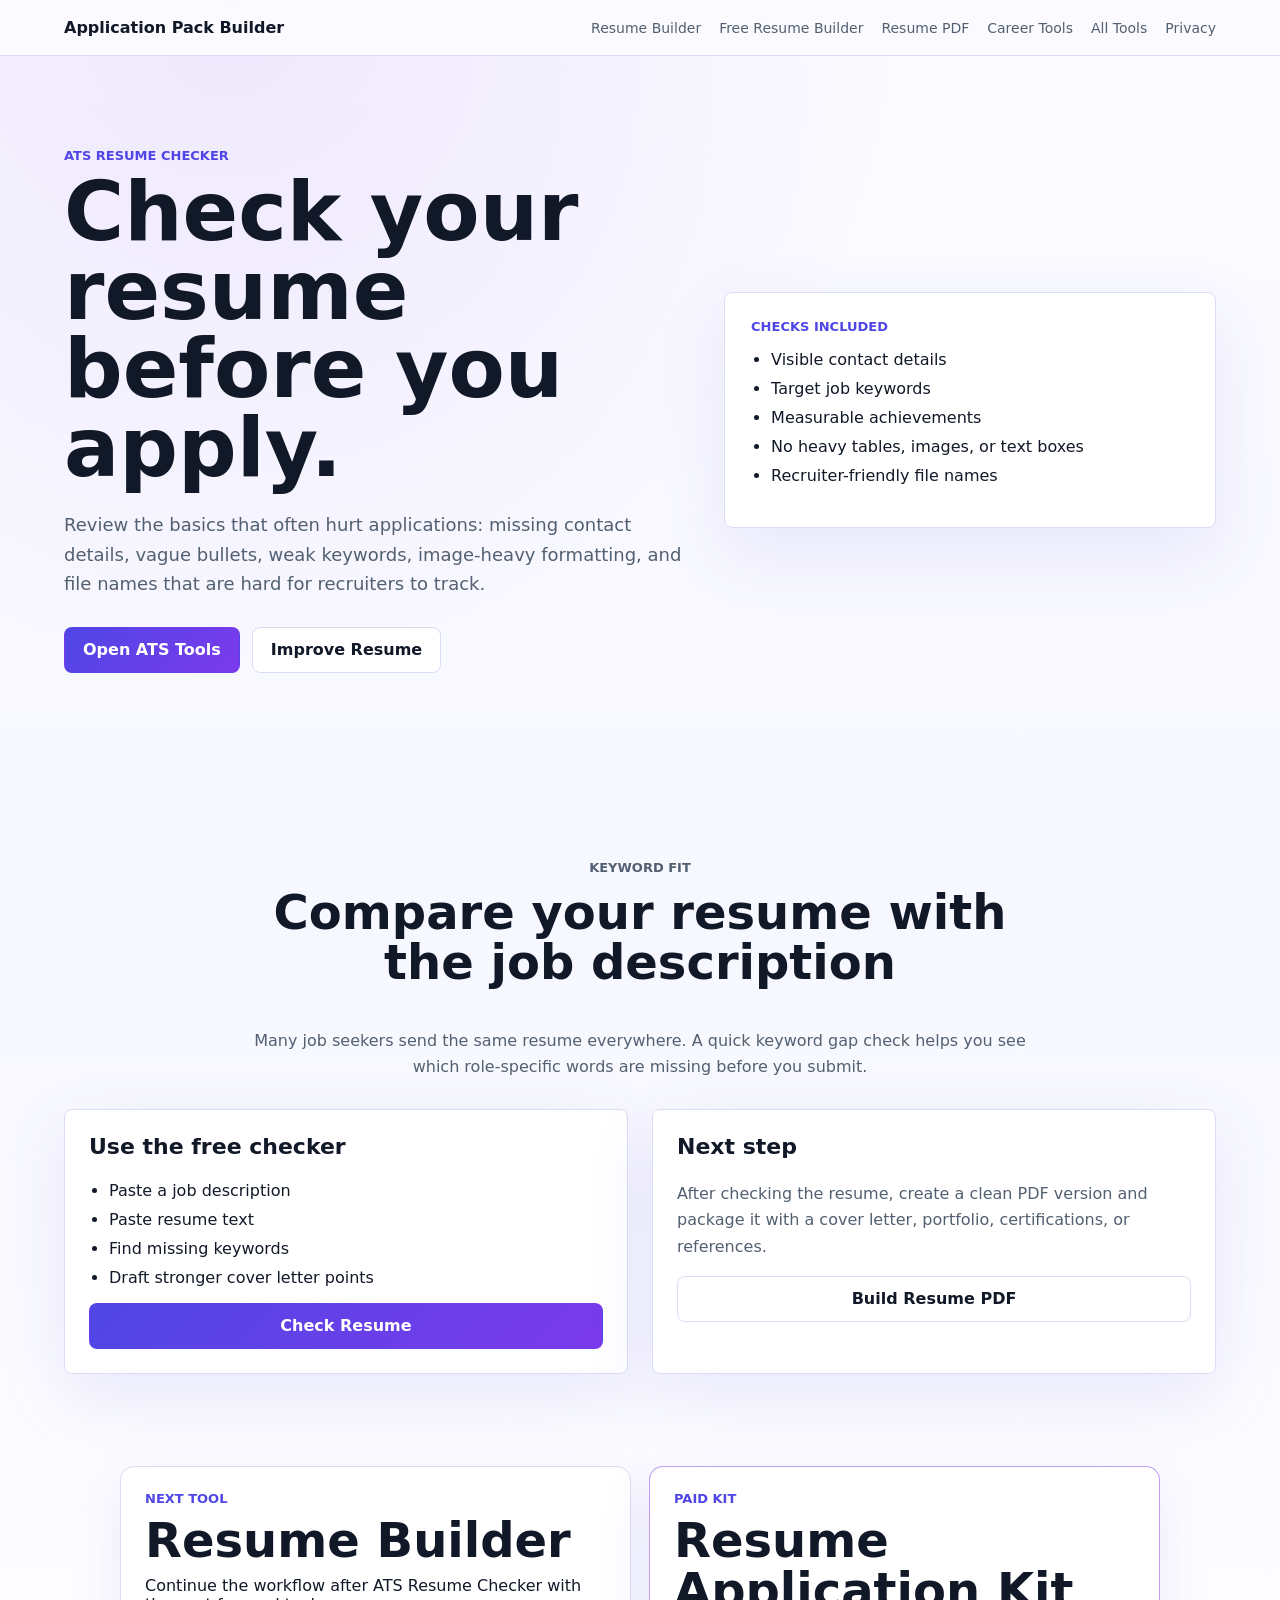
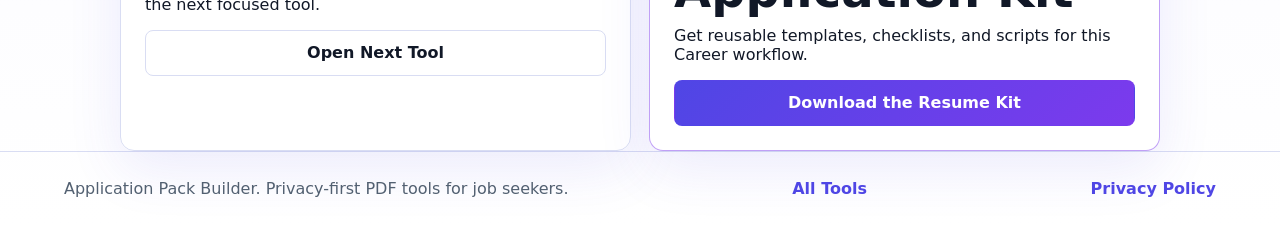
<file: ats-resume-checker.html>
<!doctype html>
<html lang="en">
  <head>
    <meta charset="UTF-8" />
    <meta name="viewport" content="width=device-width, initial-scale=1.0" />
    <title>Free ATS Resume Checker and Keyword Gap Tool</title>
    <meta
      name="description"
      content="Use a free ATS resume checker to review common resume issues, compare resume keywords with a job description, and improve your application before sending."
    />
    <link rel="canonical" href="https://aivisibilitytools.github.io/job-application-pack-builder/ats-resume-checker.html" />
    <meta property="og:title" content="Free ATS Resume Checker and Keyword Gap Tool" />
    <meta
      property="og:description"
      content="Check resume basics, compare your resume against a job description, and find keyword gaps before you apply."
    />
    <meta property="og:type" content="website" />
    <meta property="og:url" content="https://aivisibilitytools.github.io/job-application-pack-builder/ats-resume-checker.html" />
    <meta name="twitter:card" content="summary" />
    <link rel="stylesheet" href="style.css?v=20260701-1" />
    <script type="application/ld+json">
      {
        "@context": "https://schema.org",
        "@type": "SoftwareApplication",
        "name": "ATS Resume Checker",
        "applicationCategory": "BusinessApplication",
        "operatingSystem": "Web",
        "url": "https://aivisibilitytools.github.io/job-application-pack-builder/ats-resume-checker.html",
        "description": "A free browser-based ATS resume checker and keyword gap tool for job seekers.",
        "offers": {
          "@type": "Offer",
          "price": "0",
          "priceCurrency": "USD"
        }
      }
    </script>
  </head>
  <body>
    <header class="topbar">
      <a class="brand" href="index.html">Application Pack Builder</a>
      <nav>
        <a href="resume-builder.html">Resume Builder</a>
        <a href="free-resume-builder.html">Free Resume Builder</a>
        <a href="resume-pdf-builder.html">Resume PDF</a>
        <a href="index.html#career-tools">Career Tools</a>
        <a href="https://aivisibilitytools.github.io/micro-tool-network/">All Tools</a>
        <a href="privacy.html">Privacy</a>
      </nav>
    </header>

    <main>
      <section class="hero">
        <div class="hero-copy">
          <p class="eyebrow">ATS resume checker</p>
          <h1>Check your resume before you apply.</h1>
          <p class="subhead">
            Review the basics that often hurt applications: missing contact
            details, vague bullets, weak keywords, image-heavy formatting, and
            file names that are hard for recruiters to track.
          </p>
          <div class="hero-actions">
            <a class="button primary" href="index.html#career-tools">Open ATS Tools</a>
            <a class="button secondary" href="resume-builder.html">Improve Resume</a>
          </div>
        </div>
        <div class="hero-panel">
          <p class="eyebrow">Checks included</p>
          <ul>
            <li>Visible contact details</li>
            <li>Target job keywords</li>
            <li>Measurable achievements</li>
            <li>No heavy tables, images, or text boxes</li>
            <li>Recruiter-friendly file names</li>
          </ul>
        </div>
      </section>

      <section class="tool-section">
        <div class="section-heading">
          <p class="eyebrow">Keyword fit</p>
          <h2>Compare your resume with the job description</h2>
          <p>
            Many job seekers send the same resume everywhere. A quick keyword
            gap check helps you see which role-specific words are missing
            before you submit.
          </p>
        </div>

        <div class="price-grid">
          <div class="card">
            <h3>Use the free checker</h3>
            <ul>
              <li>Paste a job description</li>
              <li>Paste resume text</li>
              <li>Find missing keywords</li>
              <li>Draft stronger cover letter points</li>
            </ul>
            <a class="button primary full" href="index.html#career-tools">Check Resume</a>
          </div>
          <div class="card">
            <h3>Next step</h3>
            <p>
              After checking the resume, create a clean PDF version and package
              it with a cover letter, portfolio, certifications, or references.
            </p>
            <a class="button secondary full" href="resume-pdf-builder.html">Build Resume PDF</a>
          </div>
        </div>
      </section>
    
<section class="section next-tool-section" aria-label="Recommended next step">
  <div class="next-tool-grid">
    <article class="next-tool-card">
      <p class="eyebrow">NEXT TOOL</p>
      <h2>Resume Builder</h2>
      <p>Continue the workflow after ATS Resume Checker with the next focused tool.</p>
      <a class="button secondary full" href="resume-builder.html">Open Next Tool</a>
    </article>
    <article class="next-tool-card featured">
      <p class="eyebrow">PAID KIT</p>
      <h2>Resume Application Kit</h2>
      <p>Get reusable templates, checklists, and scripts for this Career workflow.</p>
      <a class="button primary full" href="https://zzdynamo3.gumroad.com/l/resume-application-kit" target="_blank" rel="noopener">Download the Resume Kit</a>
    </article>
  </div>
</section>
</main>

    <footer>
      <p>Application Pack Builder. Privacy-first PDF tools for job seekers.</p>
      <a href="https://aivisibilitytools.github.io/micro-tool-network/">All Tools</a>
      <a href="privacy.html">Privacy Policy</a>
    </footer>
  </body>
</html>
</file>
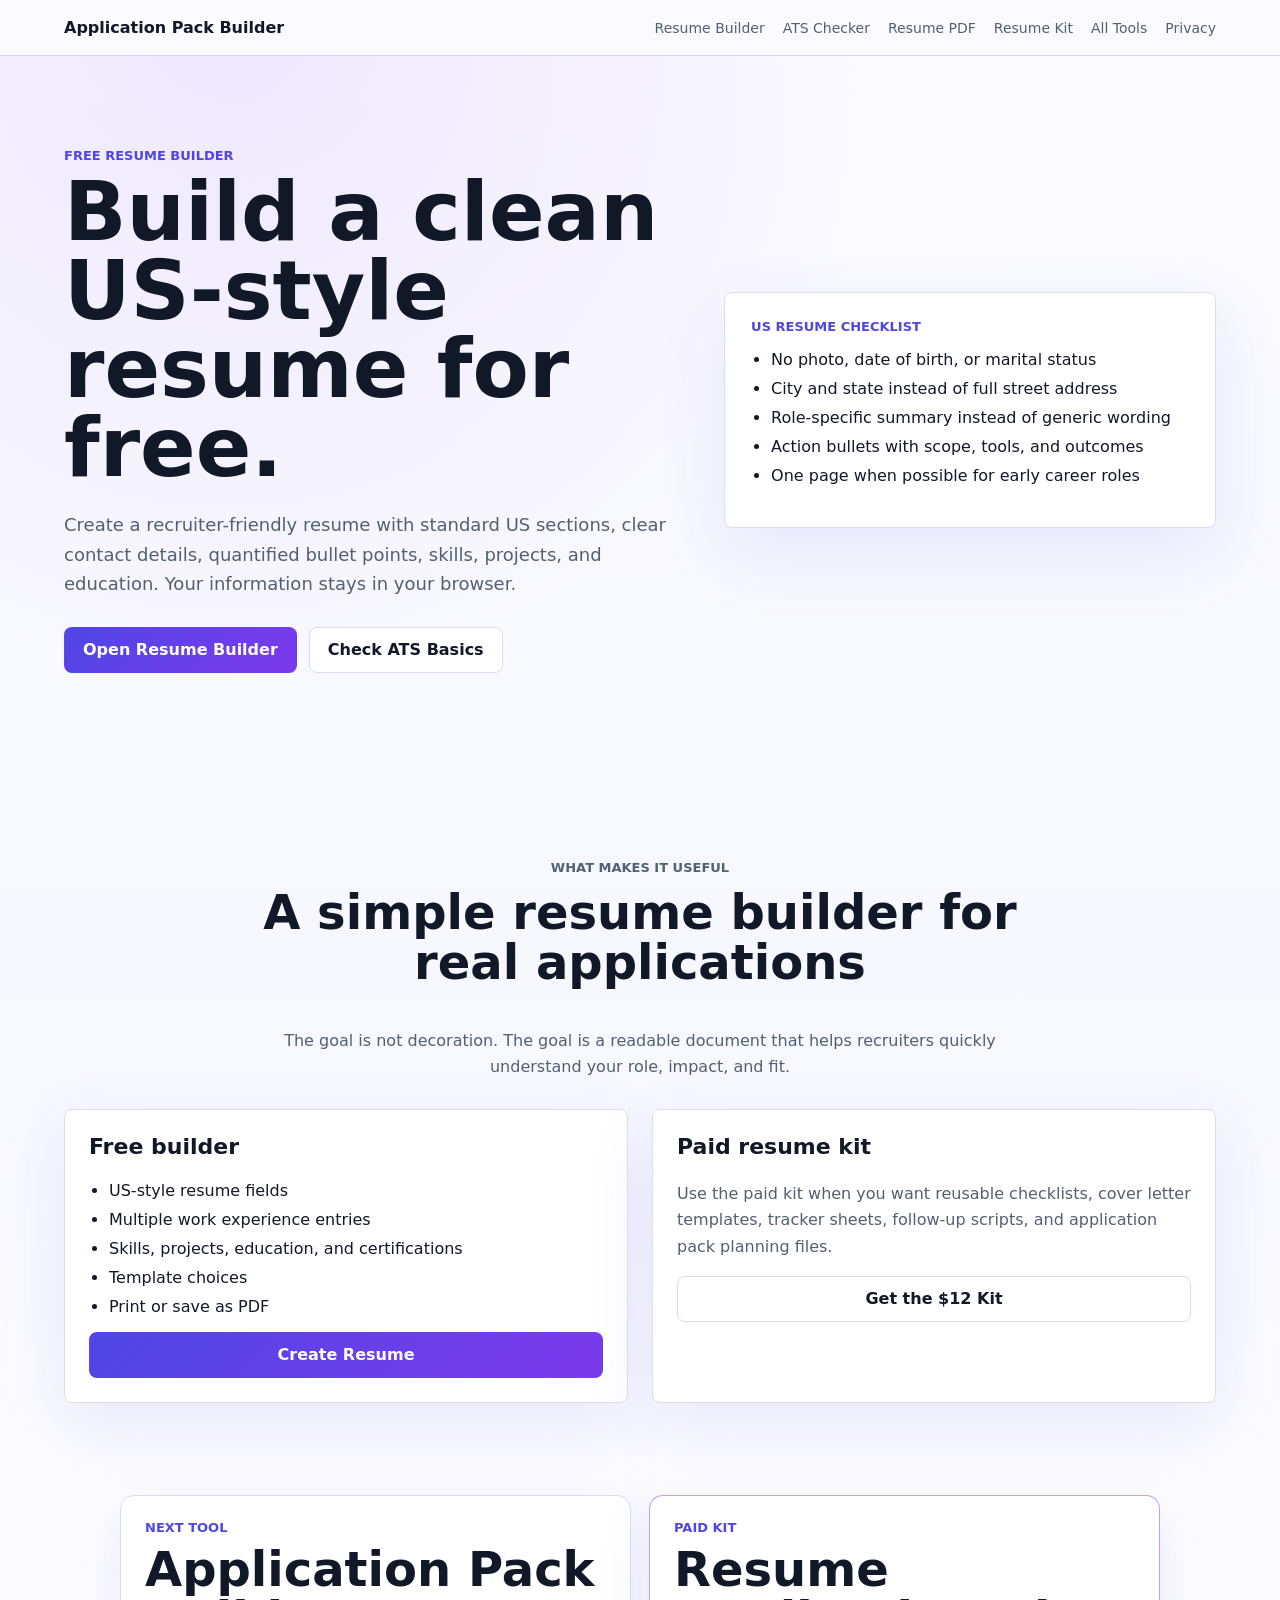
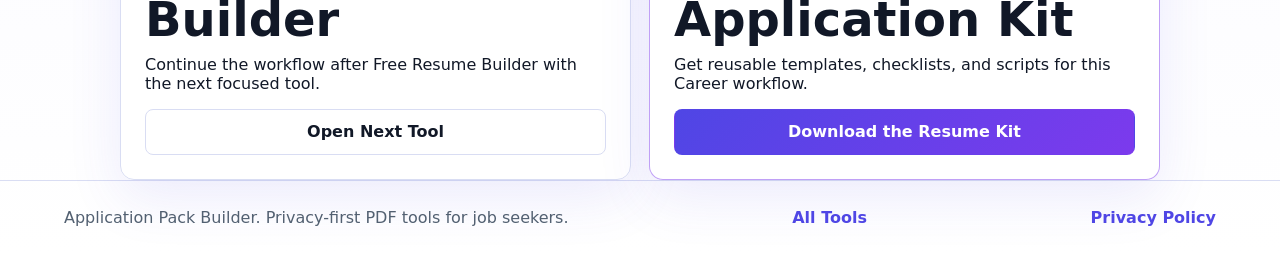
<file: free-resume-builder.html>
<!doctype html>
<html lang="en">
  <head>
    <meta charset="UTF-8" />
    <meta name="viewport" content="width=device-width, initial-scale=1.0" />
    <title>Free Resume Builder for US Job Applications</title>
    <meta
      name="description"
      content="Use a free resume builder to create a clean US-style resume with ATS-friendly sections, measurable bullet points, skills, projects, education, and PDF export."
    />
    <link rel="canonical" href="https://aivisibilitytools.github.io/job-application-pack-builder/free-resume-builder.html" />
    <meta property="og:title" content="Free Resume Builder for US Job Applications" />
    <meta
      property="og:description"
      content="Build a clean US-style resume in your browser, choose a template, and save it as a PDF without uploading private information."
    />
    <meta property="og:type" content="website" />
    <meta property="og:url" content="https://aivisibilitytools.github.io/job-application-pack-builder/free-resume-builder.html" />
    <meta name="twitter:card" content="summary" />
    <link rel="stylesheet" href="style.css?v=20260701-1" />
    <script type="application/ld+json">
      {
        "@context": "https://schema.org",
        "@type": "SoftwareApplication",
        "name": "Free Resume Builder",
        "applicationCategory": "BusinessApplication",
        "operatingSystem": "Web",
        "url": "https://aivisibilitytools.github.io/job-application-pack-builder/free-resume-builder.html",
        "description": "A free browser-based resume builder for creating US-style resumes with ATS-friendly sections and printable PDF templates.",
        "offers": {
          "@type": "Offer",
          "price": "0",
          "priceCurrency": "USD"
        }
      }
    </script>
  </head>
  <body>
    <header class="topbar">
      <a class="brand" href="index.html">Application Pack Builder</a>
      <nav>
        <a href="resume-builder.html">Resume Builder</a>
        <a href="ats-resume-checker.html">ATS Checker</a>
        <a href="resume-pdf-builder.html">Resume PDF</a>
        <a href="index.html#kit">Resume Kit</a>
        <a href="https://aivisibilitytools.github.io/micro-tool-network/">All Tools</a>
        <a href="privacy.html">Privacy</a>
      </nav>
    </header>

    <main>
      <section class="hero">
        <div class="hero-copy">
          <p class="eyebrow">Free resume builder</p>
          <h1>Build a clean US-style resume for free.</h1>
          <p class="subhead">
            Create a recruiter-friendly resume with standard US sections, clear
            contact details, quantified bullet points, skills, projects, and
            education. Your information stays in your browser.
          </p>
          <div class="hero-actions">
            <a class="button primary" href="resume-builder.html">Open Resume Builder</a>
            <a class="button secondary" href="ats-resume-checker.html">Check ATS Basics</a>
          </div>
        </div>
        <div class="hero-panel">
          <p class="eyebrow">US resume checklist</p>
          <ul>
            <li>No photo, date of birth, or marital status</li>
            <li>City and state instead of full street address</li>
            <li>Role-specific summary instead of generic wording</li>
            <li>Action bullets with scope, tools, and outcomes</li>
            <li>One page when possible for early career roles</li>
          </ul>
        </div>
      </section>

      <section class="tool-section">
        <div class="section-heading">
          <p class="eyebrow">What makes it useful</p>
          <h2>A simple resume builder for real applications</h2>
          <p>
            The goal is not decoration. The goal is a readable document that
            helps recruiters quickly understand your role, impact, and fit.
          </p>
        </div>

        <div class="price-grid">
          <div class="card">
            <h3>Free builder</h3>
            <ul>
              <li>US-style resume fields</li>
              <li>Multiple work experience entries</li>
              <li>Skills, projects, education, and certifications</li>
              <li>Template choices</li>
              <li>Print or save as PDF</li>
            </ul>
            <a class="button primary full" href="resume-builder.html">Create Resume</a>
          </div>

          <div class="card">
            <h3>Paid resume kit</h3>
            <p>
              Use the paid kit when you want reusable checklists, cover letter
              templates, tracker sheets, follow-up scripts, and application
              pack planning files.
            </p>
            <a
              class="button secondary full"
              href="https://zzdynamo3.gumroad.com/l/resume-application-kit"
              target="_blank"
              rel="noopener noreferrer"
            >
              Get the $12 Kit
            </a>
          </div>
        </div>
      </section>
    
<section class="section next-tool-section" aria-label="Recommended next step">
  <div class="next-tool-grid">
    <article class="next-tool-card">
      <p class="eyebrow">NEXT TOOL</p>
      <h2>Application Pack Builder</h2>
      <p>Continue the workflow after Free Resume Builder with the next focused tool.</p>
      <a class="button secondary full" href="index.html#builder">Open Next Tool</a>
    </article>
    <article class="next-tool-card featured">
      <p class="eyebrow">PAID KIT</p>
      <h2>Resume Application Kit</h2>
      <p>Get reusable templates, checklists, and scripts for this Career workflow.</p>
      <a class="button primary full" href="https://zzdynamo3.gumroad.com/l/resume-application-kit" target="_blank" rel="noopener">Download the Resume Kit</a>
    </article>
  </div>
</section>
</main>

    <footer>
      <p>Application Pack Builder. Privacy-first PDF tools for job seekers.</p>
      <a href="https://aivisibilitytools.github.io/micro-tool-network/">All Tools</a>
      <a href="privacy.html">Privacy Policy</a>
    </footer>
  </body>
</html>
</file>
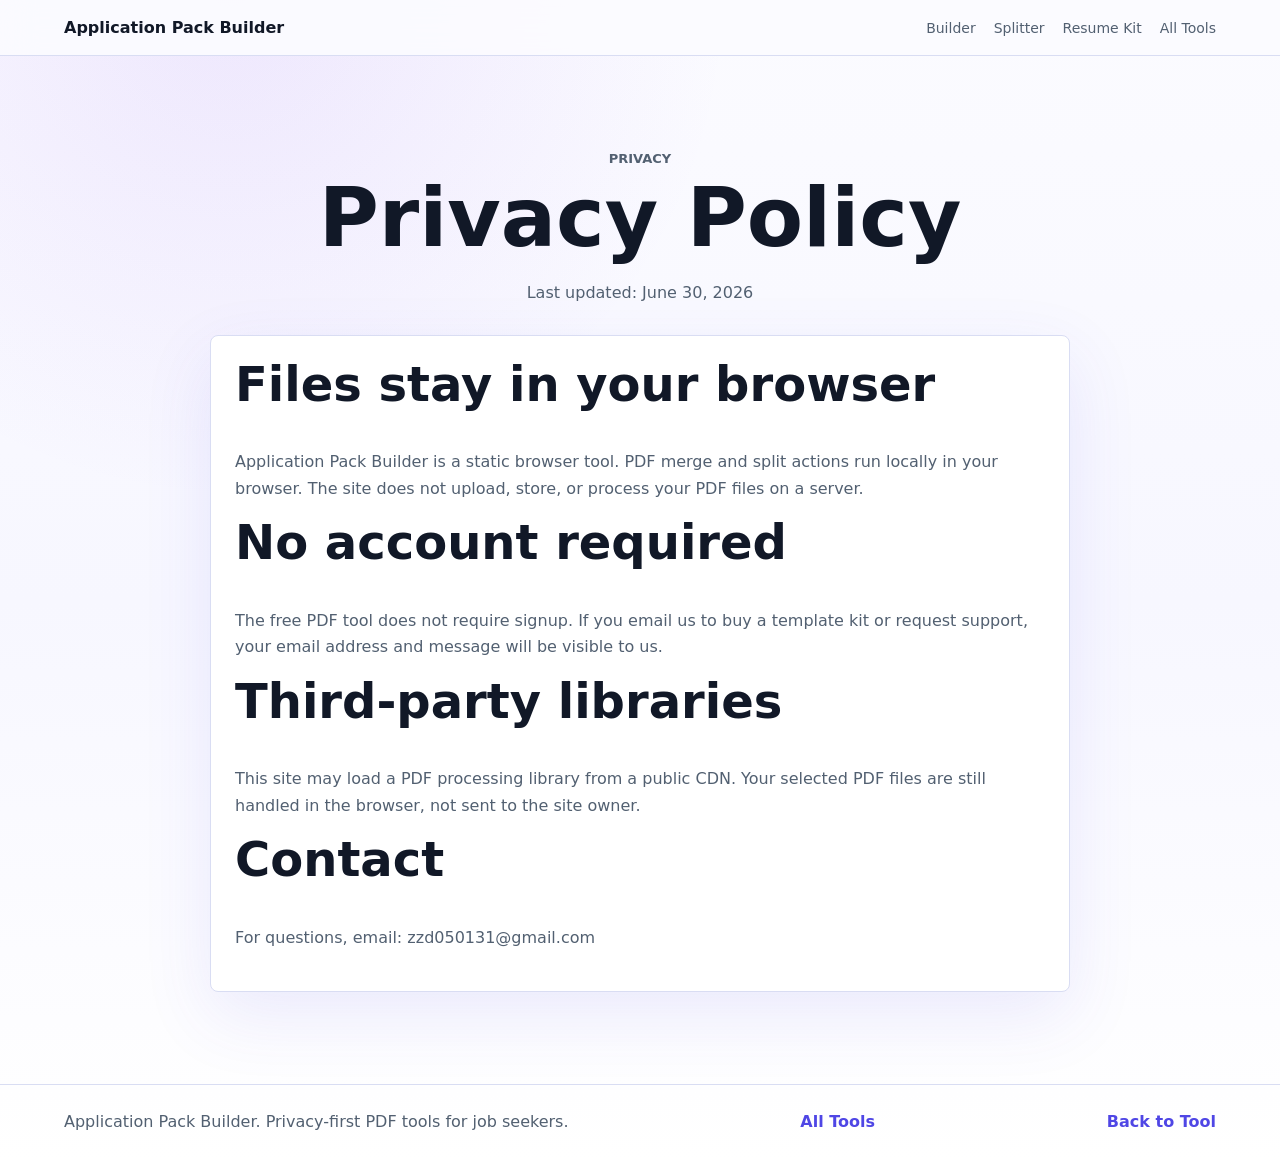
<file: privacy.html>
<!doctype html>
<html lang="en">
  <head>
    <meta charset="UTF-8" />
    <meta name="viewport" content="width=device-width, initial-scale=1.0" />
    <title>Privacy Policy - Application Pack Builder</title>
    <meta
      name="description"
      content="Privacy policy for Application Pack Builder, a browser-based PDF tool for job seekers."
    />
    <link rel="canonical" href="https://aivisibilitytools.github.io/job-application-pack-builder/privacy.html" />
    <meta property="og:title" content="Privacy Policy - Application Pack Builder" />
    <meta
      property="og:description"
      content="Privacy policy for Application Pack Builder. Resume and PDF files are processed locally in your browser."
    />
    <meta property="og:type" content="website" />
    <meta property="og:url" content="https://aivisibilitytools.github.io/job-application-pack-builder/privacy.html" />
    <meta name="twitter:card" content="summary" />
    <link rel="stylesheet" href="style.css" />
  </head>
  <body>
    <header class="topbar">
      <a class="brand" href="index.html">Application Pack Builder</a>
      <nav>
        <a href="index.html#builder">Builder</a>
        <a href="index.html#splitter">Splitter</a>
        <a href="index.html#kit">Resume Kit</a>
        <a href="https://aivisibilitytools.github.io/micro-tool-network/">All Tools</a>
      </nav>
    </header>

    <main>
      <section class="tool-section">
        <div class="section-heading">
          <p class="eyebrow">Privacy</p>
          <h1>Privacy Policy</h1>
          <p>Last updated: June 30, 2026</p>
        </div>

        <div class="card" style="max-width: 860px; margin: 0 auto;">
          <h2>Files stay in your browser</h2>
          <p>
            Application Pack Builder is a static browser tool. PDF merge and
            split actions run locally in your browser. The site does not upload,
            store, or process your PDF files on a server.
          </p>

          <h2>No account required</h2>
          <p>
            The free PDF tool does not require signup. If you email us to buy a
            template kit or request support, your email address and message will
            be visible to us.
          </p>

          <h2>Third-party libraries</h2>
          <p>
            This site may load a PDF processing library from a public CDN. Your
            selected PDF files are still handled in the browser, not sent to the
            site owner.
          </p>

          <h2>Contact</h2>
          <p>
            For questions, email:
            <a href="mailto:zzd050131@gmail.com">zzd050131@gmail.com</a>
          </p>
        </div>
      </section>
    </main>

    <footer>
      <p>Application Pack Builder. Privacy-first PDF tools for job seekers.</p>
      <a href="https://aivisibilitytools.github.io/micro-tool-network/">All Tools</a>
      <a href="index.html">Back to Tool</a>
    </footer>
  </body>
</html>
</file>
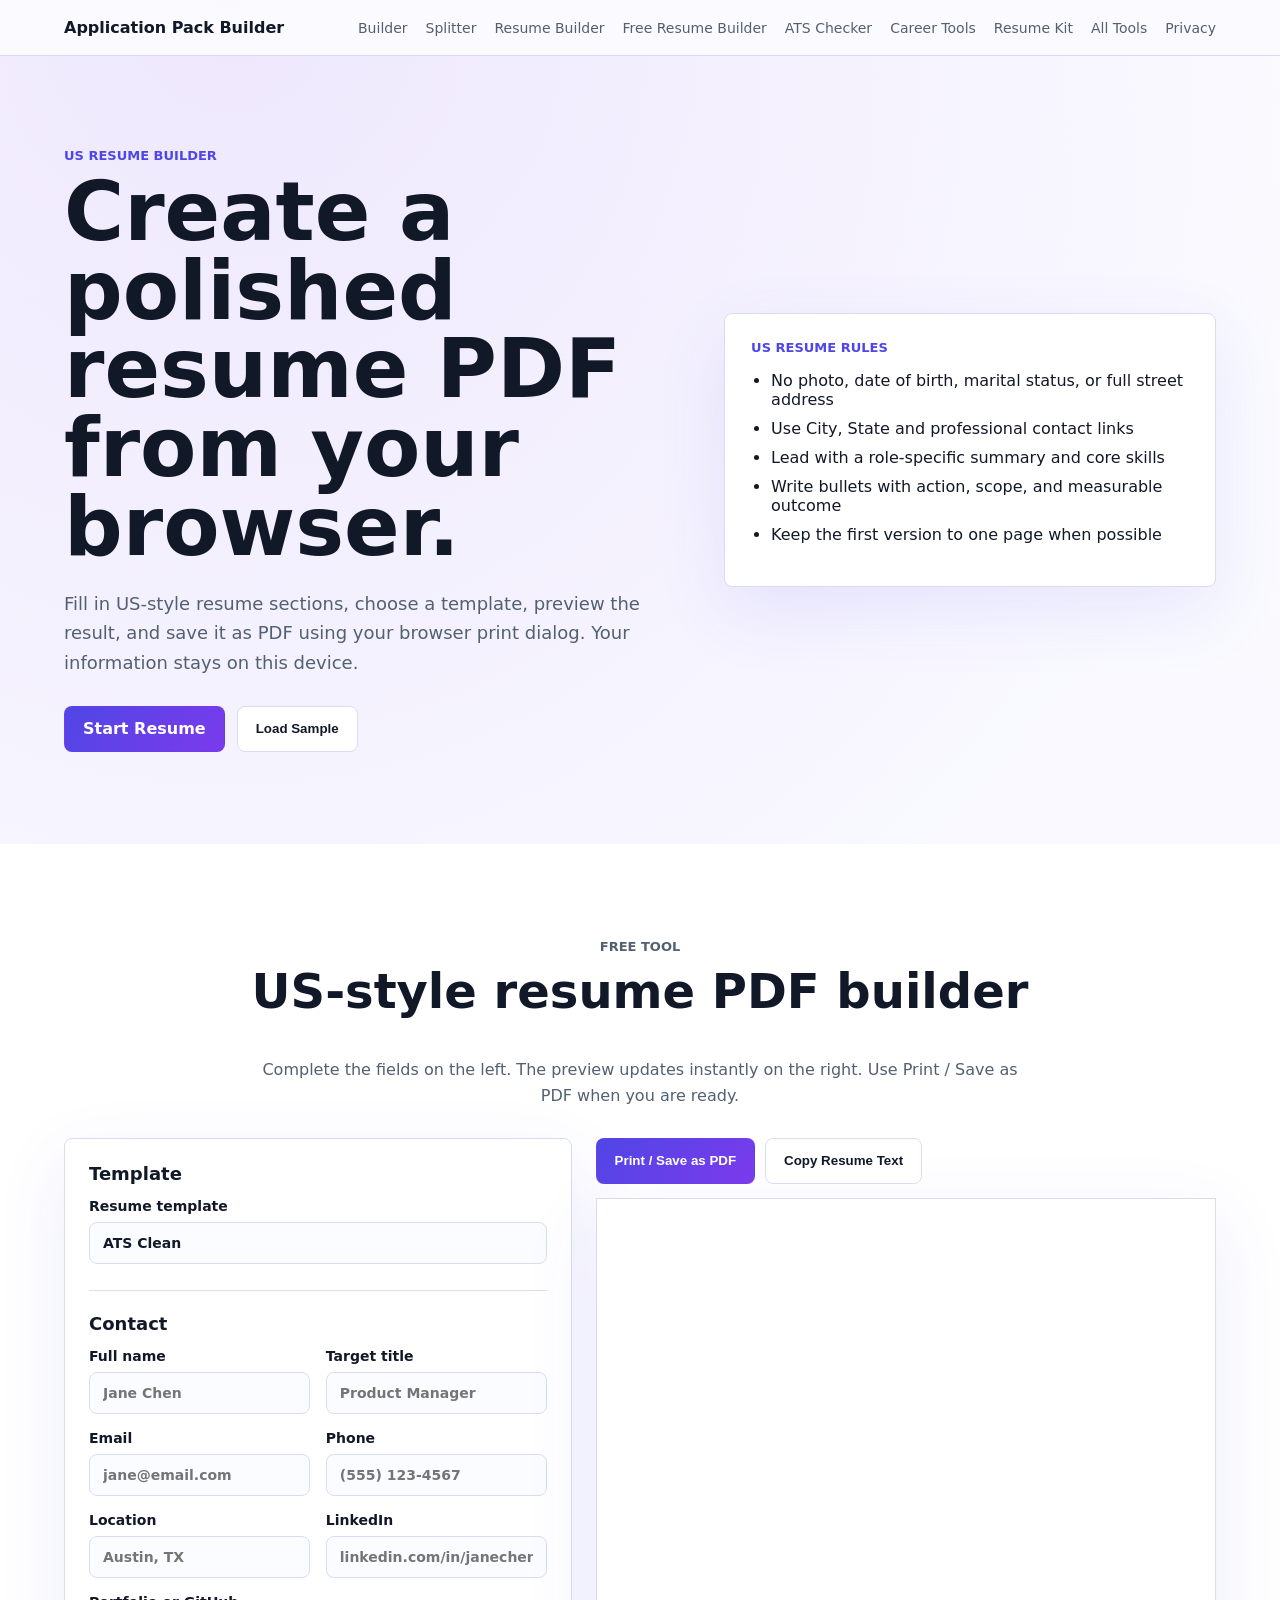
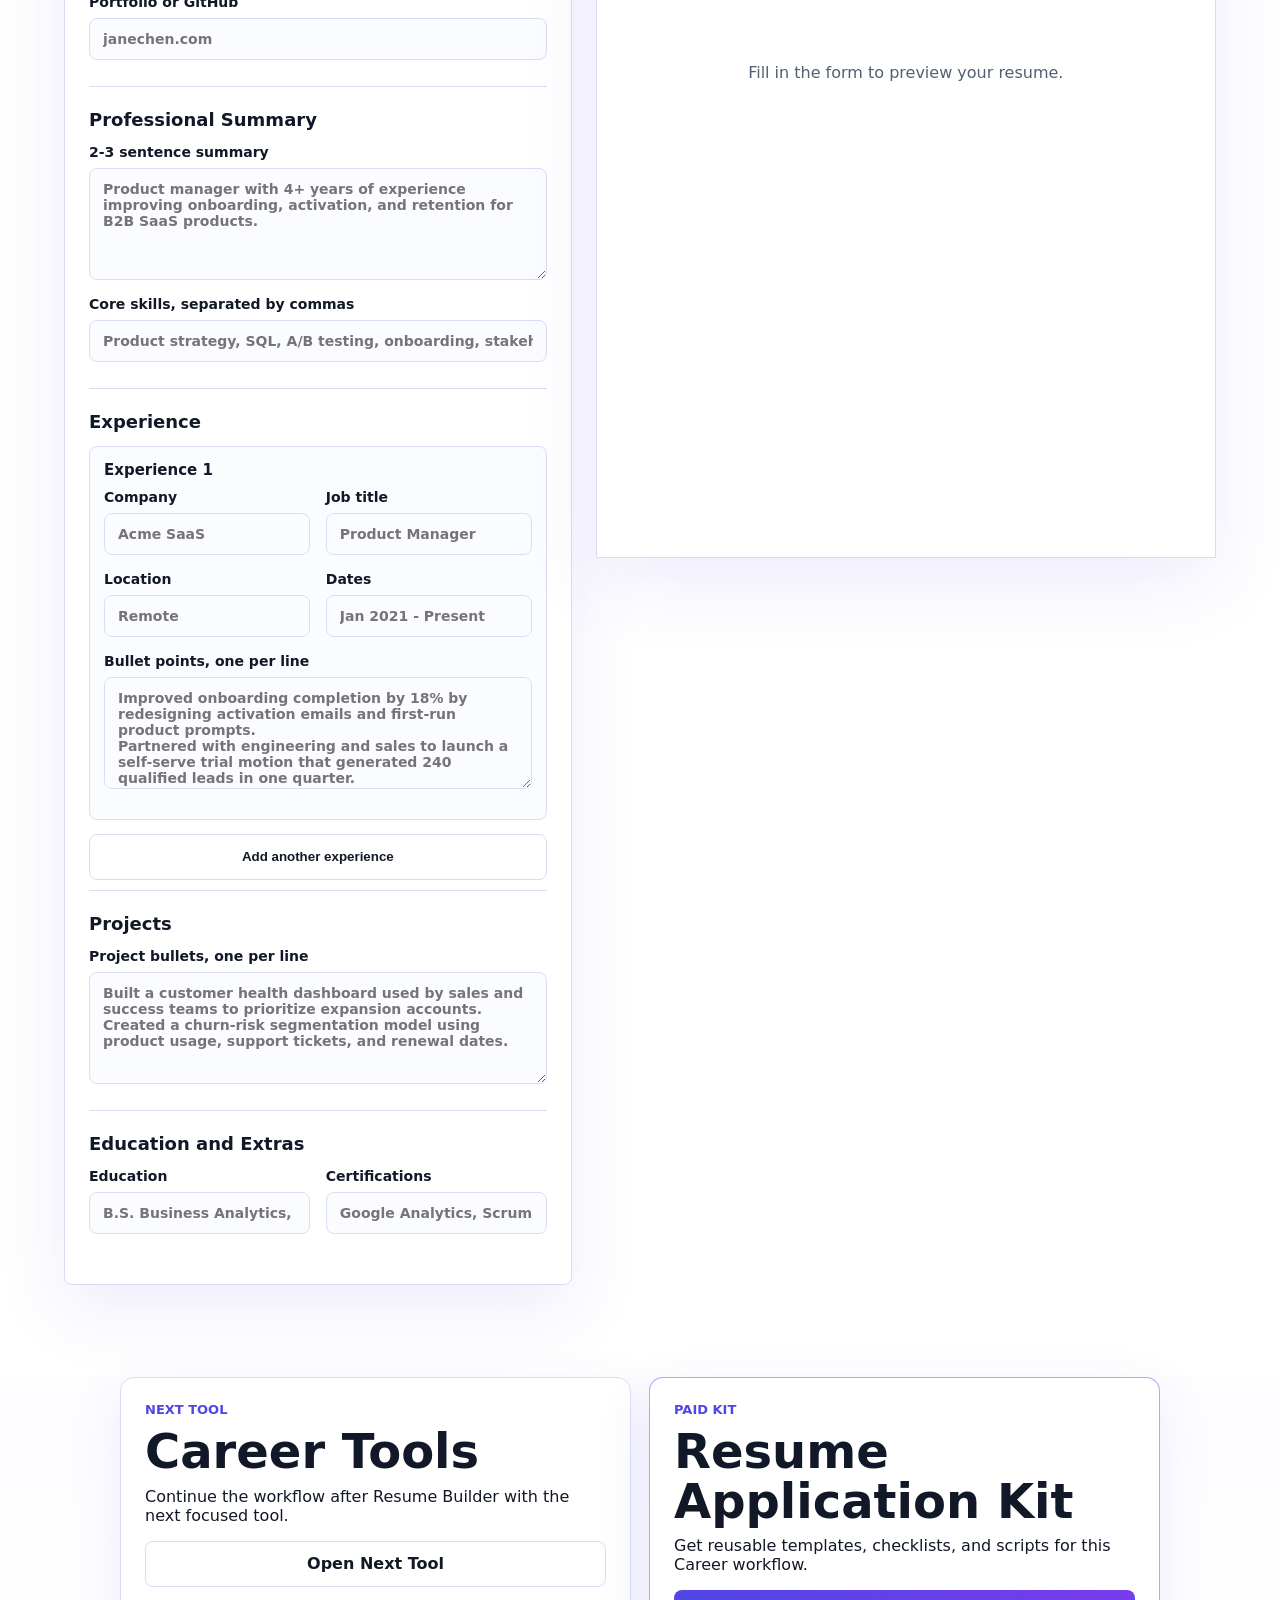
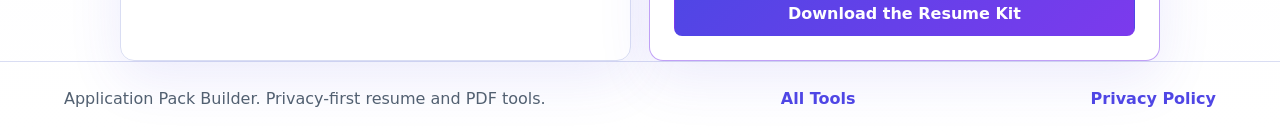
<file: resume-builder.html>
<!doctype html>
<html lang="en">
  <head>
    <meta charset="UTF-8" />
    <meta name="viewport" content="width=device-width, initial-scale=1.0" />
    <title>Free US Resume PDF Builder</title>
    <meta
      name="description"
      content="Create a clean US-style resume PDF with ATS-friendly sections, quantified bullet points, skills, projects, education, and multiple templates."
    />
    <link rel="canonical" href="https://aivisibilitytools.github.io/job-application-pack-builder/resume-builder.html" />
    <meta property="og:title" content="Free US Resume PDF Builder" />
    <meta
      property="og:description"
      content="Build a clean US-style resume PDF with ATS-friendly sections, quantified bullet points, skills, education, projects, and printable templates."
    />
    <meta property="og:type" content="website" />
    <meta property="og:url" content="https://aivisibilitytools.github.io/job-application-pack-builder/resume-builder.html" />
    <meta name="twitter:card" content="summary" />
    <link rel="stylesheet" href="style.css" />
    <script type="application/ld+json">
      {
        "@context": "https://schema.org",
        "@type": "SoftwareApplication",
        "name": "Free US Resume PDF Builder",
        "applicationCategory": "BusinessApplication",
        "operatingSystem": "Web",
        "url": "https://aivisibilitytools.github.io/job-application-pack-builder/resume-builder.html",
        "description": "A free browser-based US resume builder with ATS-friendly sections, quantified bullets, skills, education, projects, and printable PDF templates.",
        "offers": {
          "@type": "Offer",
          "price": "0",
          "priceCurrency": "USD"
        }
      }
    </script>
  </head>
  <body>
    <header class="topbar">
      <a class="brand" href="index.html">Application Pack Builder</a>
      <nav>
        <a href="index.html#builder">Builder</a>
        <a href="index.html#splitter">Splitter</a>
        <a href="resume-builder.html">Resume Builder</a>
        <a href="free-resume-builder.html">Free Resume Builder</a>
        <a href="ats-resume-checker.html">ATS Checker</a>
        <a href="index.html#career-tools">Career Tools</a>
        <a href="index.html#kit">Resume Kit</a>
        <a href="https://aivisibilitytools.github.io/micro-tool-network/">All Tools</a>
        <a href="privacy.html">Privacy</a>
      </nav>
    </header>

    <main>
      <section class="hero resume-hero">
        <div class="hero-copy">
          <p class="eyebrow">US resume builder</p>
          <h1>Create a polished resume PDF from your browser.</h1>
          <p class="subhead">
            Fill in US-style resume sections, choose a template, preview the
            result, and save it as PDF using your browser print dialog. Your
            information stays on this device.
          </p>
          <div class="hero-actions">
            <a class="button primary" href="#resume-builder">Start Resume</a>
            <button class="button secondary" id="loadSample" type="button">
              Load Sample
            </button>
          </div>
        </div>
        <div class="hero-panel">
          <p class="eyebrow">US resume rules</p>
          <ul>
            <li>No photo, date of birth, marital status, or full street address</li>
            <li>Use City, State and professional contact links</li>
            <li>Lead with a role-specific summary and core skills</li>
            <li>Write bullets with action, scope, and measurable outcome</li>
            <li>Keep the first version to one page when possible</li>
          </ul>
        </div>
      </section>

      <section id="resume-builder" class="tool-section subtle">
        <div class="section-heading">
          <p class="eyebrow">Free tool</p>
          <h2>US-style resume PDF builder</h2>
          <p>
            Complete the fields on the left. The preview updates instantly on
            the right. Use Print / Save as PDF when you are ready.
          </p>
        </div>

        <div class="resume-builder-grid">
          <form class="card form-card resume-editor" id="resumeForm">
            <div class="form-section">
              <h3>Template</h3>
              <label>
                Resume template
                <select id="resumeTemplate">
                  <option value="ats">ATS Clean</option>
                  <option value="sidebar">Modern Sidebar</option>
                  <option value="project">Project Focused</option>
                </select>
              </label>
            </div>

            <div class="form-section">
              <h3>Contact</h3>
              <div class="inline-fields">
                <label>
                  Full name
                  <input id="resumeName" type="text" placeholder="Jane Chen" />
                </label>
                <label>
                  Target title
                  <input id="resumeTitle" type="text" placeholder="Product Manager" />
                </label>
              </div>
              <div class="inline-fields">
                <label>
                  Email
                  <input id="resumeEmail" type="email" placeholder="jane@email.com" />
                </label>
                <label>
                  Phone
                  <input id="resumePhone" type="text" placeholder="(555) 123-4567" />
                </label>
              </div>
              <div class="inline-fields">
                <label>
                  Location
                  <input id="resumeLocation" type="text" placeholder="Austin, TX" />
                </label>
                <label>
                  LinkedIn
                  <input id="resumeLinkedin" type="text" placeholder="linkedin.com/in/janechen" />
                </label>
              </div>
              <label>
                Portfolio or GitHub
                <input id="resumePortfolio" type="text" placeholder="janechen.com" />
              </label>
            </div>

            <div class="form-section">
              <h3>Professional Summary</h3>
              <label>
                2-3 sentence summary
                <textarea
                  id="resumeSummary"
                  rows="4"
                  placeholder="Product manager with 4+ years of experience improving onboarding, activation, and retention for B2B SaaS products."
                ></textarea>
              </label>
              <label>
                Core skills, separated by commas
                <input
                  id="resumeSkills"
                  type="text"
                  placeholder="Product strategy, SQL, A/B testing, onboarding, stakeholder management"
                />
              </label>
            </div>

            <div class="form-section">
              <h3>Experience</h3>
              <div id="experienceList">
                <div class="experience-item" data-index="0">
                  <div class="experience-item-header">
                    <h4>Experience 1</h4>
                  </div>
                  <div class="inline-fields">
                    <label>
                      Company
                      <input id="expCompany0" type="text" placeholder="Acme SaaS" />
                    </label>
                    <label>
                      Job title
                      <input id="expTitle0" type="text" placeholder="Product Manager" />
                    </label>
                  </div>
                  <div class="inline-fields">
                    <label>
                      Location
                      <input id="expLocation0" type="text" placeholder="Remote" />
                    </label>
                    <label>
                      Dates
                      <input id="expDates0" type="text" placeholder="Jan 2021 - Present" />
                    </label>
                  </div>
                  <label>
                    Bullet points, one per line
                    <textarea
                      id="expBullets0"
                      rows="5"
                      placeholder="Improved onboarding completion by 18% by redesigning activation emails and first-run product prompts.
Partnered with engineering and sales to launch a self-serve trial motion that generated 240 qualified leads in one quarter."
                    ></textarea>
                  </label>
                </div>
              </div>
              <button class="button secondary full" id="addExperience" type="button">
                Add another experience
              </button>
            </div>

            <div class="form-section">
              <h3>Projects</h3>
              <label>
                Project bullets, one per line
                <textarea
                  id="resumeProjects"
                  rows="4"
                  placeholder="Built a customer health dashboard used by sales and success teams to prioritize expansion accounts.
Created a churn-risk segmentation model using product usage, support tickets, and renewal dates."
                ></textarea>
              </label>
            </div>

            <div class="form-section">
              <h3>Education and Extras</h3>
              <div class="inline-fields">
                <label>
                  Education
                  <input id="resumeEducation" type="text" placeholder="B.S. Business Analytics, University of Texas" />
                </label>
                <label>
                  Certifications
                  <input id="resumeCerts" type="text" placeholder="Google Analytics, Scrum Product Owner" />
                </label>
              </div>
            </div>
          </form>

          <aside class="resume-preview-panel">
            <div class="preview-actions">
              <button class="button primary" id="printResume" type="button">
                Print / Save as PDF
              </button>
              <button class="button secondary" id="copyResumeText" type="button">
                Copy Resume Text
              </button>
            </div>
            <article class="resume-preview resume-template-ats" id="resumePreview">
              <div class="resume-empty">Fill in the form to preview your resume.</div>
            </article>
          </aside>
        </div>
      </section>
    
<section class="section next-tool-section" aria-label="Recommended next step">
  <div class="next-tool-grid">
    <article class="next-tool-card">
      <p class="eyebrow">NEXT TOOL</p>
      <h2>Career Tools</h2>
      <p>Continue the workflow after Resume Builder with the next focused tool.</p>
      <a class="button secondary full" href="index.html#career-tools">Open Next Tool</a>
    </article>
    <article class="next-tool-card featured">
      <p class="eyebrow">PAID KIT</p>
      <h2>Resume Application Kit</h2>
      <p>Get reusable templates, checklists, and scripts for this Career workflow.</p>
      <a class="button primary full" href="https://zzdynamo3.gumroad.com/l/resume-application-kit" target="_blank" rel="noopener">Download the Resume Kit</a>
    </article>
  </div>
</section>
</main>

    <footer>
      <p>Application Pack Builder. Privacy-first resume and PDF tools.</p>
      <a href="https://aivisibilitytools.github.io/micro-tool-network/">All Tools</a>
      <a href="privacy.html">Privacy Policy</a>
    </footer>

    <script src="resume-builder.js"></script>
  </body>
</html>
</file>
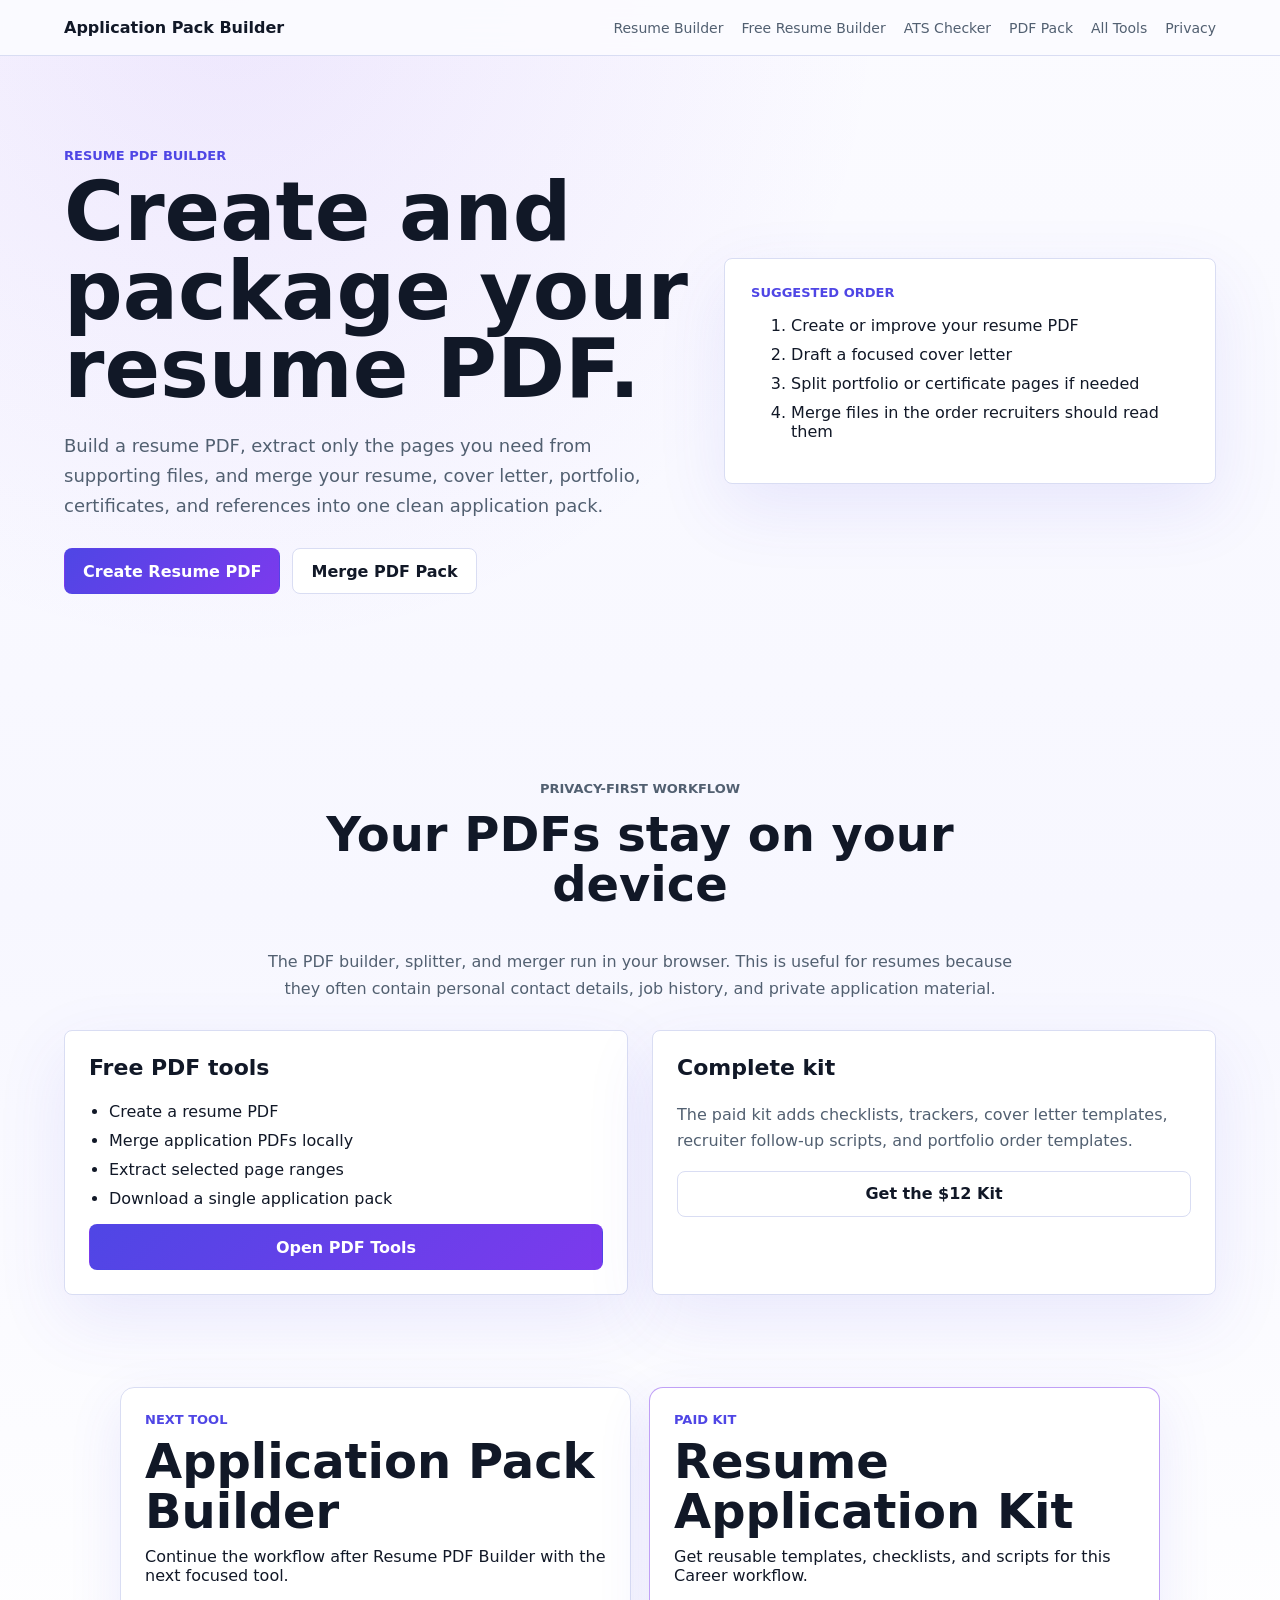
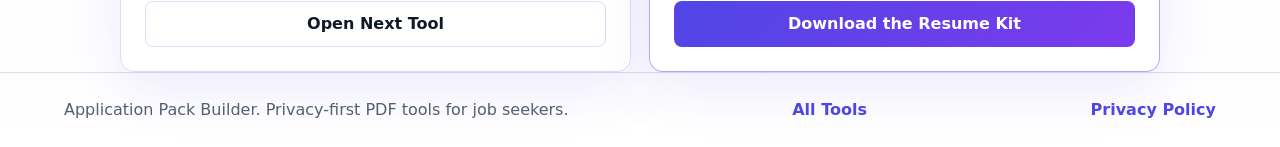
<file: resume-pdf-builder.html>
<!doctype html>
<html lang="en">
  <head>
    <meta charset="UTF-8" />
    <meta name="viewport" content="width=device-width, initial-scale=1.0" />
    <title>Resume PDF Builder for Job Applications</title>
    <meta
      name="description"
      content="Create a resume PDF in your browser, choose a clean template, then merge it with cover letters, portfolio pages, certificates, and references."
    />
    <link rel="canonical" href="https://aivisibilitytools.github.io/job-application-pack-builder/resume-pdf-builder.html" />
    <meta property="og:title" content="Resume PDF Builder for Job Applications" />
    <meta
      property="og:description"
      content="Create a resume PDF, split supporting documents, and merge everything into a single application pack in your browser."
    />
    <meta property="og:type" content="website" />
    <meta property="og:url" content="https://aivisibilitytools.github.io/job-application-pack-builder/resume-pdf-builder.html" />
    <meta name="twitter:card" content="summary" />
    <link rel="stylesheet" href="style.css?v=20260701-1" />
    <script type="application/ld+json">
      {
        "@context": "https://schema.org",
        "@type": "SoftwareApplication",
        "name": "Resume PDF Builder",
        "applicationCategory": "BusinessApplication",
        "operatingSystem": "Web",
        "url": "https://aivisibilitytools.github.io/job-application-pack-builder/resume-pdf-builder.html",
        "description": "A browser-based resume PDF builder and job application PDF pack tool.",
        "offers": {
          "@type": "Offer",
          "price": "0",
          "priceCurrency": "USD"
        }
      }
    </script>
  </head>
  <body>
    <header class="topbar">
      <a class="brand" href="index.html">Application Pack Builder</a>
      <nav>
        <a href="resume-builder.html">Resume Builder</a>
        <a href="free-resume-builder.html">Free Resume Builder</a>
        <a href="ats-resume-checker.html">ATS Checker</a>
        <a href="index.html#builder">PDF Pack</a>
        <a href="https://aivisibilitytools.github.io/micro-tool-network/">All Tools</a>
        <a href="privacy.html">Privacy</a>
      </nav>
    </header>

    <main>
      <section class="hero">
        <div class="hero-copy">
          <p class="eyebrow">Resume PDF builder</p>
          <h1>Create and package your resume PDF.</h1>
          <p class="subhead">
            Build a resume PDF, extract only the pages you need from supporting
            files, and merge your resume, cover letter, portfolio, certificates,
            and references into one clean application pack.
          </p>
          <div class="hero-actions">
            <a class="button primary" href="resume-builder.html">Create Resume PDF</a>
            <a class="button secondary" href="index.html#builder">Merge PDF Pack</a>
          </div>
        </div>
        <div class="hero-panel">
          <p class="eyebrow">Suggested order</p>
          <ol>
            <li>Create or improve your resume PDF</li>
            <li>Draft a focused cover letter</li>
            <li>Split portfolio or certificate pages if needed</li>
            <li>Merge files in the order recruiters should read them</li>
          </ol>
        </div>
      </section>

      <section class="tool-section">
        <div class="section-heading">
          <p class="eyebrow">Privacy-first workflow</p>
          <h2>Your PDFs stay on your device</h2>
          <p>
            The PDF builder, splitter, and merger run in your browser. This is
            useful for resumes because they often contain personal contact
            details, job history, and private application material.
          </p>
        </div>

        <div class="price-grid">
          <div class="card">
            <h3>Free PDF tools</h3>
            <ul>
              <li>Create a resume PDF</li>
              <li>Merge application PDFs locally</li>
              <li>Extract selected page ranges</li>
              <li>Download a single application pack</li>
            </ul>
            <a class="button primary full" href="index.html#builder">Open PDF Tools</a>
          </div>

          <div class="card">
            <h3>Complete kit</h3>
            <p>
              The paid kit adds checklists, trackers, cover letter templates,
              recruiter follow-up scripts, and portfolio order templates.
            </p>
            <a
              class="button secondary full"
              href="https://zzdynamo3.gumroad.com/l/resume-application-kit"
              target="_blank"
              rel="noopener noreferrer"
            >
              Get the $12 Kit
            </a>
          </div>
        </div>
      </section>
    
<section class="section next-tool-section" aria-label="Recommended next step">
  <div class="next-tool-grid">
    <article class="next-tool-card">
      <p class="eyebrow">NEXT TOOL</p>
      <h2>Application Pack Builder</h2>
      <p>Continue the workflow after Resume PDF Builder with the next focused tool.</p>
      <a class="button secondary full" href="index.html#builder">Open Next Tool</a>
    </article>
    <article class="next-tool-card featured">
      <p class="eyebrow">PAID KIT</p>
      <h2>Resume Application Kit</h2>
      <p>Get reusable templates, checklists, and scripts for this Career workflow.</p>
      <a class="button primary full" href="https://zzdynamo3.gumroad.com/l/resume-application-kit" target="_blank" rel="noopener">Download the Resume Kit</a>
    </article>
  </div>
</section>
</main>

    <footer>
      <p>Application Pack Builder. Privacy-first PDF tools for job seekers.</p>
      <a href="https://aivisibilitytools.github.io/micro-tool-network/">All Tools</a>
      <a href="privacy.html">Privacy Policy</a>
    </footer>
  </body>
</html>
</file>
<file: style.css>
:root {
  color-scheme: light;
  --bg: #f6f7fb;
  --panel: #ffffff;
  --ink: #151827;
  --muted: #667085;
  --line: #d9deea;
  --accent: #2454d6;
  --accent-dark: #173b99;
  --green: #16745f;
  --amber: #d88b18;
  --soft: #eaf0ff;
  font-family:
    Inter, ui-sans-serif, system-ui, -apple-system, BlinkMacSystemFont, "Segoe UI",
    sans-serif;
}

* {
  box-sizing: border-box;
}

body {
  margin: 0;
  background: var(--bg);
  color: var(--ink);
}

a {
  color: inherit;
  text-decoration: none;
}

.topbar {
  align-items: center;
  background: rgba(246, 247, 251, 0.94);
  border-bottom: 1px solid var(--line);
  display: flex;
  flex-wrap: wrap;
  gap: 12px;
  justify-content: space-between;
  padding: 18px clamp(18px, 5vw, 72px);
  position: sticky;
  top: 0;
  z-index: 10;
}

.brand {
  font-weight: 900;
}

nav {
  display: flex;
  flex-wrap: wrap;
  gap: 14px 18px;
  color: var(--muted);
  font-size: 14px;
}

.hero,
.tool-section,
.pricing {
  padding: clamp(48px, 8vw, 92px) clamp(18px, 5vw, 72px);
}

.hero {
  display: grid;
  gap: 34px;
  grid-template-columns: minmax(0, 1.12fr) minmax(280px, 0.88fr);
  min-height: 620px;
  align-items: center;
}

.eyebrow {
  color: var(--accent);
  font-size: 13px;
  font-weight: 900;
  letter-spacing: 0;
  margin: 0 0 10px;
  text-transform: uppercase;
}

h1,
h2,
h3,
p {
  margin-top: 0;
}

h1 {
  font-size: clamp(42px, 7vw, 82px);
  letter-spacing: 0;
  line-height: 0.96;
  margin-bottom: 22px;
  max-width: 980px;
}

h2 {
  font-size: clamp(30px, 4vw, 48px);
  letter-spacing: 0;
  line-height: 1.04;
}

h3 {
  font-size: 22px;
}

.subhead,
.section-heading p,
.card p,
footer,
.helper {
  color: var(--muted);
  line-height: 1.65;
}

.subhead {
  font-size: 18px;
  max-width: 740px;
}

.hero-actions,
.file-actions {
  display: flex;
  flex-wrap: wrap;
  gap: 12px;
  margin-top: 28px;
}

.button {
  align-items: center;
  border: 1px solid transparent;
  border-radius: 8px;
  cursor: pointer;
  display: inline-flex;
  font-weight: 900;
  justify-content: center;
  min-height: 46px;
  padding: 12px 18px;
}

.button.primary {
  background: var(--accent);
  color: #ffffff;
}

.button.primary:hover {
  background: var(--accent-dark);
}

.button.secondary {
  background: #ffffff;
  border-color: var(--line);
  color: var(--ink);
}

.button.full {
  width: 100%;
}

.button.disabled {
  opacity: 0.45;
  pointer-events: none;
}

.hero-panel,
.card {
  background: var(--panel);
  border: 1px solid var(--line);
  border-radius: 8px;
  box-shadow: 0 18px 40px rgba(21, 24, 39, 0.08);
}

.hero-panel {
  padding: 26px;
}

.document-stack {
  background: var(--soft);
  border-radius: 8px;
  display: grid;
  gap: 12px;
  margin-bottom: 20px;
  padding: 22px;
}

.doc-card {
  border-radius: 8px;
  color: #ffffff;
  font-weight: 900;
  min-height: 52px;
  padding: 16px;
}

.resume {
  background: var(--accent);
}

.cover {
  background: var(--green);
}

.portfolio {
  background: #7a4fd6;
}

.refs {
  background: var(--amber);
}

ul {
  padding-left: 20px;
}

li {
  margin: 10px 0;
}

.section-heading {
  margin: 0 auto 28px;
  max-width: 780px;
  text-align: center;
}

.workflow-grid {
  display: grid;
  gap: 18px;
  grid-template-columns: repeat(4, minmax(220px, 1fr));
  margin: 0 auto;
  max-width: 1180px;
  width: 100%;
}

.workflow-card {
  box-shadow: none;
  display: block;
  min-height: 190px;
  padding: 22px;
  width: 100%;
}

.workflow-card span {
  align-items: center;
  background: var(--accent);
  border-radius: 999px;
  color: #ffffff;
  display: inline-flex;
  font-weight: 900;
  height: 32px;
  justify-content: center;
  margin-bottom: 16px;
  width: 32px;
}

.workflow-card h3 {
  font-size: 20px;
  margin-bottom: 10px;
}

.tool-grid,
.price-grid,
.mini-tool-grid {
  display: grid;
  gap: 24px;
  margin: 0 auto;
  max-width: 1180px;
}

.tool-grid,
.price-grid {
  grid-template-columns: repeat(2, minmax(0, 1fr));
}

.mini-tool-grid {
  grid-template-columns: repeat(2, minmax(0, 1fr));
}

.wide-card {
  grid-column: 1 / -1;
}

.subtle {
  background: #ffffff;
}

.card {
  padding: 24px;
}

label {
  color: var(--ink);
  display: block;
  font-size: 14px;
  font-weight: 900;
  margin-bottom: 16px;
}

input,
select,
textarea {
  background: #fbfcff;
  border: 1px solid var(--line);
  border-radius: 8px;
  color: var(--ink);
  display: block;
  font: inherit;
  margin-top: 8px;
  padding: 12px 13px;
  width: 100%;
}

select {
  appearance: none;
}

textarea {
  min-height: 112px;
  resize: vertical;
}

.inline-fields {
  display: grid;
  gap: 16px;
  grid-template-columns: repeat(2, minmax(0, 1fr));
}

.check-row {
  align-items: flex-start;
  background: #fbfcff;
  border: 1px solid var(--line);
  border-radius: 8px;
  display: grid;
  gap: 10px;
  grid-template-columns: auto minmax(0, 1fr);
  line-height: 1.45;
  margin-bottom: 10px;
  padding: 12px;
}

.check-row input {
  margin: 2px 0 0;
  width: auto;
}

.drop-zone {
  background: #fbfcff;
  border: 1px dashed var(--accent);
  border-radius: 8px;
  color: var(--muted);
  display: grid;
  gap: 8px;
  padding: 22px;
  text-align: center;
}

.drop-zone strong {
  color: var(--accent);
}

.drop-zone input {
  display: none;
}

.file-list {
  display: grid;
  gap: 10px;
  margin: 18px 0;
}

.file-row {
  align-items: center;
  background: #fbfcff;
  border: 1px solid var(--line);
  border-radius: 8px;
  display: grid;
  gap: 10px;
  grid-template-columns: minmax(0, 1fr) auto;
  padding: 12px;
}

.file-row strong {
  display: block;
  overflow: hidden;
  text-overflow: ellipsis;
  white-space: nowrap;
}

.file-row small {
  color: var(--muted);
}

.mini-buttons {
  display: flex;
  gap: 6px;
}

.mini-buttons button {
  background: #ffffff;
  border: 1px solid var(--line);
  border-radius: 8px;
  cursor: pointer;
  font-weight: 900;
  min-height: 34px;
  min-width: 34px;
}

.empty-state {
  border: 1px solid var(--line);
  border-radius: 8px;
  color: var(--muted);
  margin: 0;
  padding: 16px;
  text-align: center;
}

.report-output {
  background: #fbfcff;
  border: 1px solid var(--line);
  border-radius: 8px;
  color: var(--muted);
  line-height: 1.6;
  margin: 18px 0;
  min-height: 230px;
  padding: 18px;
  white-space: pre-wrap;
}

.report-output.compact {
  min-height: 160px;
}

.price-card .price {
  color: var(--ink);
  font-size: 48px;
  font-weight: 900;
  line-height: 1;
}

.resume-hero {
  min-height: 520px;
}

.resume-builder-grid {
  align-items: start;
  display: grid;
  gap: 24px;
  grid-template-columns: minmax(320px, 0.9fr) minmax(420px, 1.1fr);
  margin: 0 auto;
  max-width: 1380px;
}

.resume-editor {
  box-shadow: none;
}

.form-section {
  border-bottom: 1px solid var(--line);
  margin-bottom: 22px;
  padding-bottom: 10px;
}

.form-section:last-child {
  border-bottom: 0;
  margin-bottom: 0;
}

.form-section h3 {
  font-size: 18px;
  margin-bottom: 14px;
}

.experience-item {
  background: #fbfcff;
  border: 1px solid var(--line);
  border-radius: 8px;
  margin-bottom: 14px;
  padding: 14px;
}

.experience-item-header {
  align-items: center;
  display: flex;
  justify-content: space-between;
  margin-bottom: 10px;
}

.experience-item-header h4 {
  font-size: 15px;
  margin: 0;
}

.button.small {
  font-size: 13px;
  min-height: 34px;
  padding: 8px 12px;
}

.resume-preview-panel {
  position: sticky;
  top: 92px;
}

.preview-actions {
  display: flex;
  gap: 10px;
  margin-bottom: 14px;
}

.resume-preview {
  background: #ffffff;
  border: 1px solid var(--line);
  box-shadow: 0 18px 40px rgba(21, 24, 39, 0.08);
  color: #111827;
  min-height: 960px;
  padding: 44px;
}

.resume-empty {
  color: var(--muted);
  display: grid;
  min-height: 860px;
  place-items: center;
  text-align: center;
}

.resume-header {
  border-bottom: 2px solid #111827;
  margin-bottom: 20px;
  padding-bottom: 14px;
  text-align: center;
}

.resume-header h2 {
  font-size: 32px;
  letter-spacing: 0;
  margin-bottom: 6px;
  text-transform: uppercase;
}

.resume-title {
  color: #334155;
  font-weight: 800;
  margin-bottom: 6px;
}

.resume-contact {
  color: #475569;
  font-size: 12px;
  line-height: 1.5;
  margin-bottom: 0;
}

.resume-body {
  display: grid;
  gap: 24px;
  grid-template-columns: minmax(0, 1fr) 220px;
}

.resume-section {
  margin-bottom: 18px;
}

.resume-section h3 {
  border-bottom: 1px solid #cbd5e1;
  color: #0f172a;
  font-size: 13px;
  letter-spacing: 0;
  margin-bottom: 8px;
  padding-bottom: 4px;
  text-transform: uppercase;
}

.resume-section p,
.resume-section li {
  color: #1f2937;
  font-size: 12px;
  line-height: 1.5;
}

.resume-role {
  display: grid;
  gap: 2px;
  margin-bottom: 6px;
}

.resume-role span {
  color: #64748b;
  font-size: 12px;
}

.resume-job {
  margin-bottom: 14px;
}

.resume-preview ul {
  margin: 0;
  padding-left: 18px;
}

.skill-pills {
  display: flex;
  flex-wrap: wrap;
  gap: 6px;
}

.skill-pills span {
  background: #eef2ff;
  border: 1px solid #c7d2fe;
  border-radius: 6px;
  color: #1e3a8a;
  font-size: 11px;
  font-weight: 800;
  padding: 5px 7px;
}

.resume-template-sidebar {
  border-top: 10px solid var(--accent);
}

.resume-template-sidebar .resume-header {
  text-align: left;
}

.resume-template-sidebar .resume-body {
  grid-template-columns: 230px minmax(0, 1fr);
}

.resume-template-sidebar .resume-side {
  background: #f1f5f9;
  border-radius: 8px;
  grid-row: 1;
  padding: 16px;
}

.resume-template-sidebar .resume-main {
  grid-column: 2;
}

.resume-template-project .resume-header {
  border-bottom-color: var(--green);
}

.resume-template-project .resume-section h3 {
  color: var(--green);
}

.featured {
  border-color: var(--amber);
}

footer {
  align-items: center;
  border-top: 1px solid var(--line);
  display: flex;
  justify-content: space-between;
  padding: 24px clamp(18px, 5vw, 72px);
}

footer p {
  margin: 0;
}

footer a {
  color: var(--accent);
  font-weight: 900;
}

@media (max-width: 820px) {
  .topbar,
  footer {
    align-items: flex-start;
    flex-direction: column;
    gap: 12px;
  }

  .hero,
  .tool-grid,
  .price-grid,
  .mini-tool-grid,
  .workflow-grid,
  .resume-builder-grid,
  .inline-fields {
    grid-template-columns: 1fr;
  }

  .hero {
    min-height: auto;
  }

  nav {
    flex-wrap: wrap;
  }

  .file-row {
    grid-template-columns: 1fr;
  }

  .resume-preview-panel {
    position: static;
  }

  .resume-preview {
    padding: 24px;
  }

  .resume-body,
  .resume-template-sidebar .resume-body {
    grid-template-columns: 1fr;
  }

  .resume-template-sidebar .resume-main {
    grid-column: auto;
  }
}

@media print {
  body {
    background: #ffffff;
  }

  body * {
    visibility: hidden;
  }

  #resumePreview,
  #resumePreview * {
    visibility: visible;
  }

  #resumePreview {
    border: 0;
    box-shadow: none;
    left: 0;
    min-height: auto;
    padding: 0.45in;
    position: absolute;
    top: 0;
    width: 100%;
  }
}

/* Unified privacy-first SaaS redesign overrides */
:root {
  --bg: #f7f7ff;
  --ink: #111827;
  --muted: #526071;
  --line: #d9ddf3;
  --accent: #4f46e5;
  --accent-dark: #3730a3;
  --violet: #7c3aed;
  --green: #0f766e;
  --soft: #eef2ff;
}

body {
  background:
    radial-gradient(circle at 18% 0%, rgba(124, 58, 237, 0.1), transparent 32%),
    linear-gradient(180deg, #fbfbff 0%, var(--bg) 52%, #ffffff 100%);
}

.topbar {
  background: rgba(251, 251, 255, 0.92);
  backdrop-filter: blur(16px);
}

.button.primary {
  background: linear-gradient(135deg, var(--accent), var(--violet));
  border-color: transparent;
}

.button.primary:hover {
  background: linear-gradient(135deg, var(--accent-dark), #5b21b6);
}

.hero-panel,
.card,
.price-card,
.resume-preview {
  border-color: var(--line);
  box-shadow: 0 24px 70px rgba(79, 70, 229, 0.1);
}

.featured {
  border-color: rgba(124, 58, 237, 0.5);
}

.doc-card.resume,
.doc-card.portfolio {
  background: linear-gradient(135deg, var(--accent), var(--violet));
}

.next-tool-section {
  padding-top: 0;
}

.next-tool-grid {
  display: grid;
  gap: 18px;
  grid-template-columns: repeat(2, minmax(0, 1fr));
  margin: 0 auto;
  max-width: 1040px;
}

.next-tool-card {
  background: rgba(255, 255, 255, 0.96);
  border: 1px solid var(--line);
  border-radius: 14px;
  box-shadow: 0 18px 54px rgba(79, 70, 229, 0.1);
  padding: 24px;
}

.next-tool-card.featured {
  border-color: rgba(124, 58, 237, 0.48);
}

.next-tool-card h2 {
  margin: 6px 0 10px;
}

@media (max-width: 760px) {
  .next-tool-grid {
    grid-template-columns: 1fr;
  }
}
</file>
